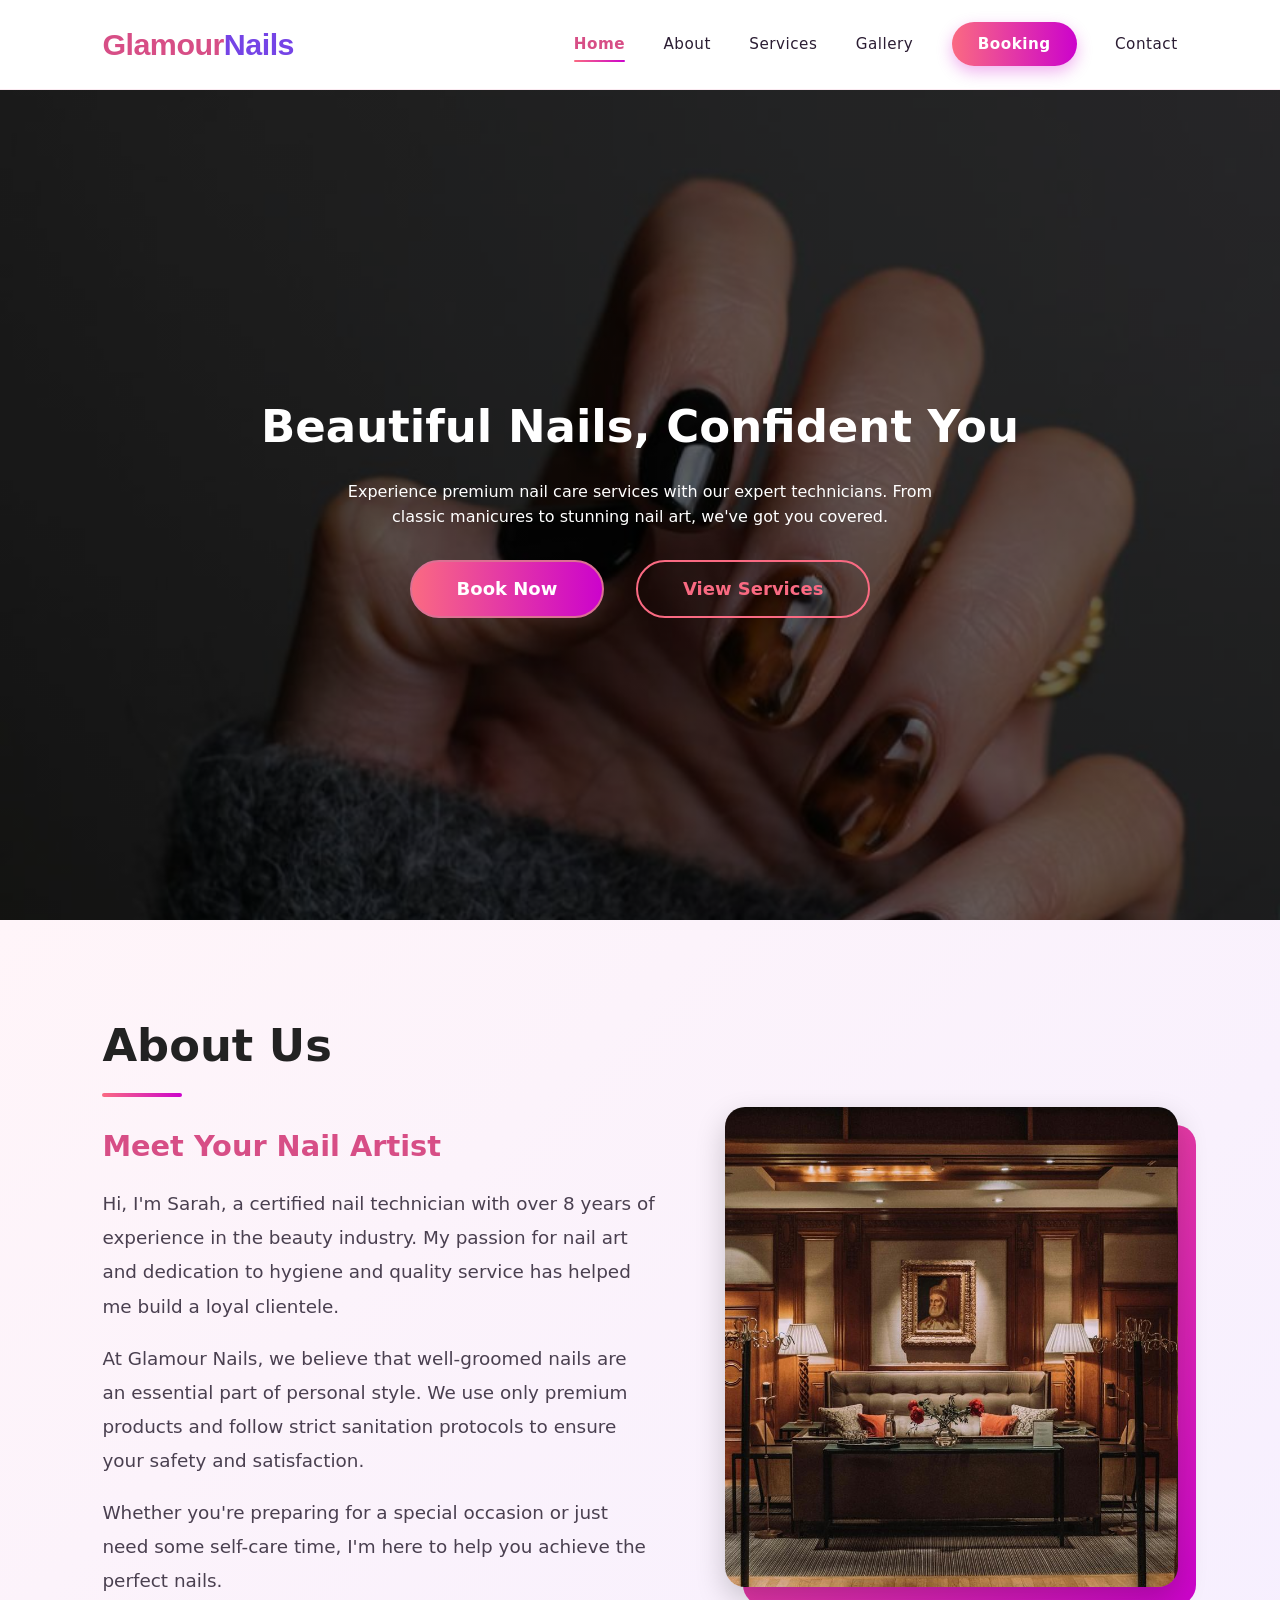
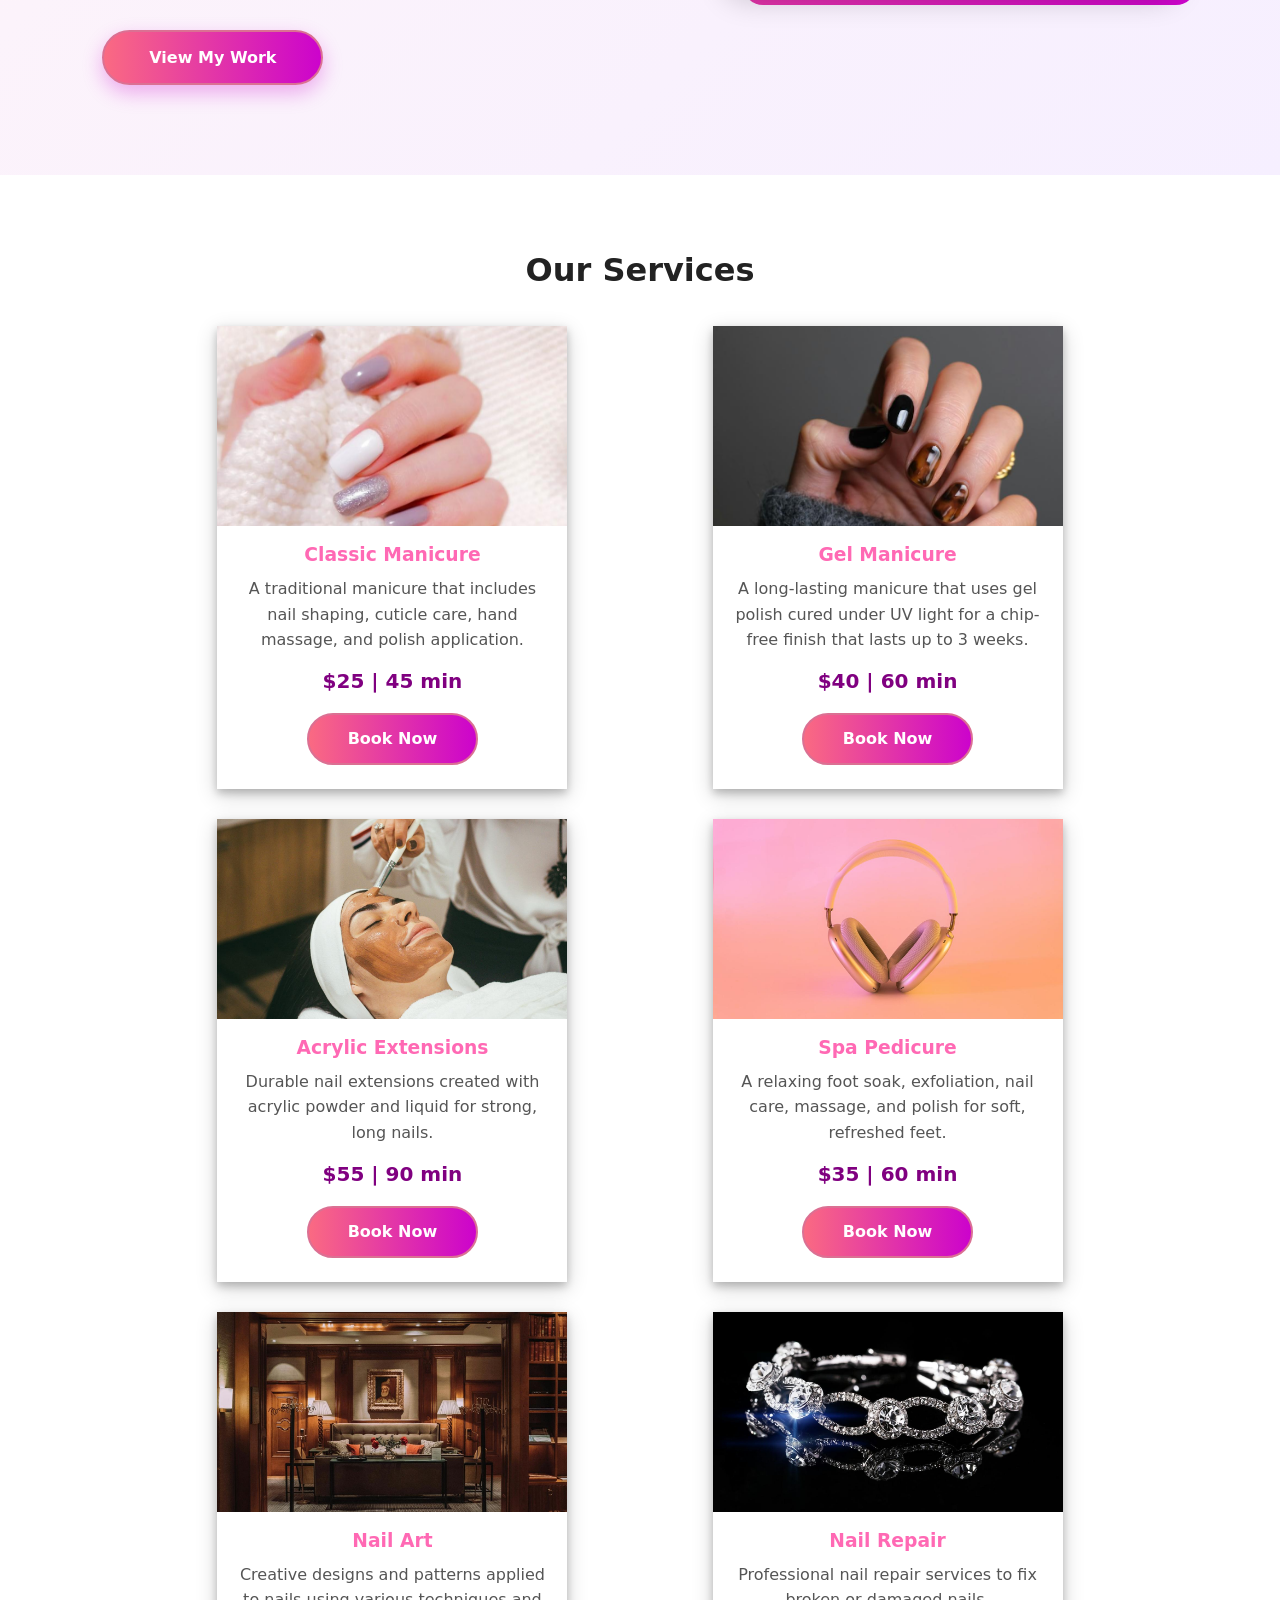
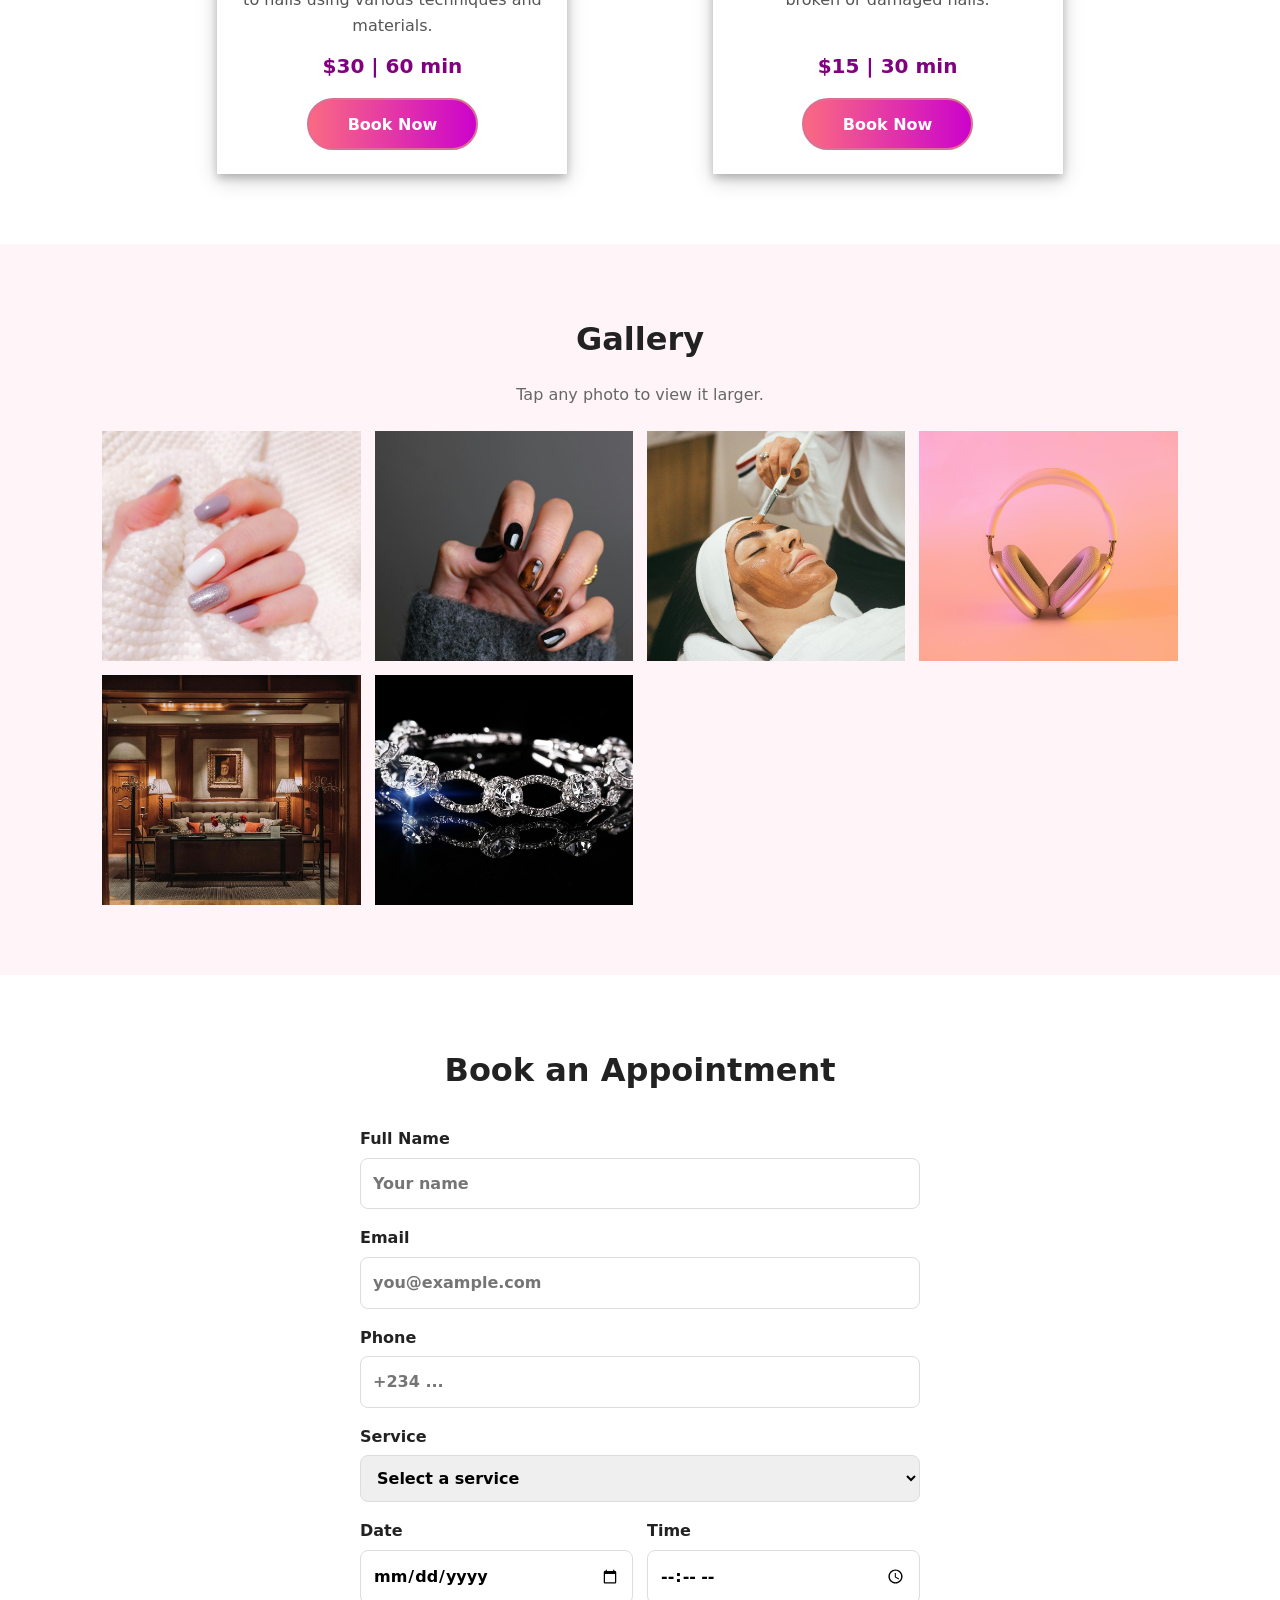
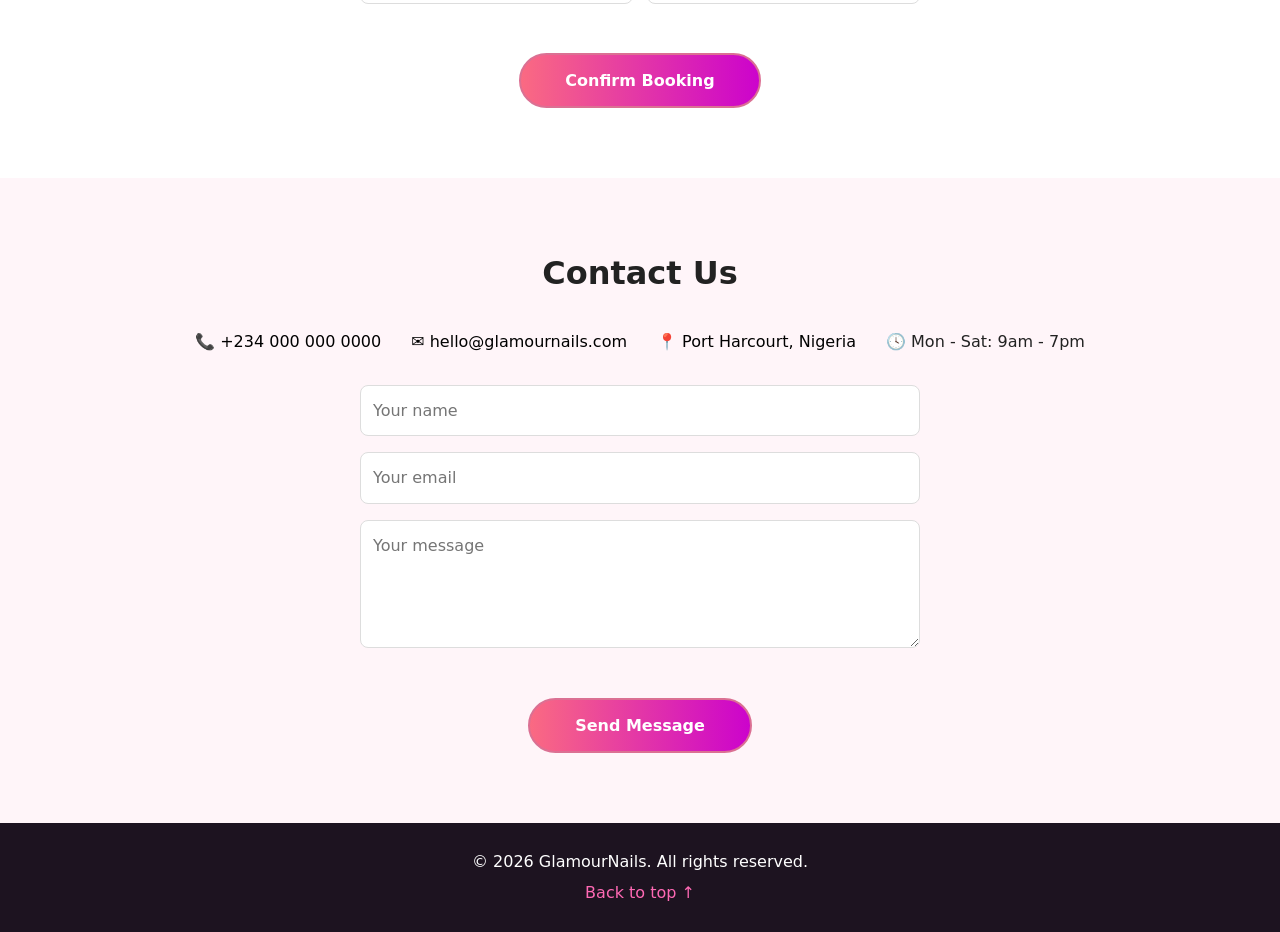
<file: index.html>
<!DOCTYPE html>
<html lang="en">
<head>
    <meta charset="UTF-8">
    <meta name="viewport" content="width=device-width, initial-scale=1.0">
    <title>GlamourNails</title>
    <link rel="stylesheet" href="style.css">
    
</head>
<body>
    <header class="navbar">
        <a href="#home" class="logo">Glamour<span>Nails</span></a>
        <button class="menu-toggle" id="menuToggle" aria-label="Toggle menu">&#9776;</button>
        <nav class="nav" id="nav">
            <a href="#home">Home</a>
            <a href="#about">About</a>
            <a href="#services">Services</a>
            <a href="#gallery">Gallery</a>
            <a href="#booking" class="nav-cta">Booking</a>
            <a href="#contact">Contact</a>
        </nav>
    </header>

    <section id="home" class="bdy">
        <div class="background">
        <h1>Beautiful Nails, Confident You</h1>
        <p class="paragraph">Experience premium nail care services with our expert technicians.
            From classic manicures to stunning nail art, we've got you covered.</p>
        <div class="btn">
            <a href="#booking" class="hero-buttons">Book Now</a>
            <a href="#services" class="buttons">View Services</a>
        </div>
        </div>
    </section>

<section id="about" class="about">
    <div class="about-text">
        <h2>About Us</h2>
        <h3>Meet Your Nail Artist</h3>
        <p>Hi, I'm Sarah, a certified nail technician with over 8 years of experience in the beauty industry. My passion for nail art and dedication to hygiene and quality service has helped me build a loyal clientele.</p>
        <p>At Glamour Nails, we believe that well-groomed nails are an essential part of personal style. We use only premium products and follow strict sanitation protocols to ensure your safety and satisfaction.</p>
        <p>Whether you're preparing for a special occasion or just need some self-care time, I'm here to help you achieve the perfect nails.</p>
        <a href="#gallery" class="hero-buttons">View My Work</a>
    </div>

    <div class="about-img">
        <img src="Image/no 5.jpeg" alt="Nail art by Sarah">
    </div>
</section>
    <section id="services" class="services">
        <h2>Our Services</h2>
        <div class="grid">
            <div class="stats">
                <img src="Image/no 1.jpeg" alt="Classic Manicure">
                <h3>Classic Manicure</h3>
                <p>A traditional manicure that includes nail shaping, cuticle care, hand massage, and polish application.</p>
                <div class="amt">$25 | 45 min</div>
                <a href="#booking" class="hero-button" data-service="Classic Manicure">Book Now</a>
            </div>
            <div class="stats">
                <img src="Image/no 2.jpeg" alt="Gel Manicure">
                <h3>Gel Manicure</h3>
                <p>A long-lasting manicure that uses gel polish cured under UV light for a chip-free finish that lasts up to 3 weeks.</p>
                <div class="amt">$40 | 60 min</div>
                <a href="#booking" class="hero-button" data-service="Gel Manicure">Book Now</a>
            </div>
            <div class="stats">
                <img src="Image/no 3.jpeg" alt="Acrylic Extensions">
                <h3>Acrylic Extensions</h3>
                <p>Durable nail extensions created with acrylic powder and liquid for strong, long nails.</p>
                <div class="amt">$55 | 90 min</div>
                <a href="#booking" class="hero-button" data-service="Acrylic Extensions">Book Now</a>
            </div>
            <div class="stats">
                <img src="Image/no 4.jpeg" alt="Spa Pedicure">
                <h3>Spa Pedicure</h3>
                <p>A relaxing foot soak, exfoliation, nail care, massage, and polish for soft, refreshed feet.</p>
                <div class="amt">$35 | 60 min</div>
                <a href="#booking" class="hero-button" data-service="Spa Pedicure">Book Now</a>
            </div>
            <div class="stats">
                <img src="Image/no 5.jpeg" alt="Nail Art">
                <h3>Nail Art</h3>
                <p>Creative designs and patterns applied to nails using various techniques and materials.</p>
                <div class="amt">$30 | 60 min</div>
                <a href="#booking" class="hero-button" data-service="Nail Art">Book Now</a>
            </div>
            <div class="stats">
                <img src="Image/no 6.jpeg" alt="Nail Repair">
                <h3>Nail Repair</h3>
                <p>Professional nail repair services to fix broken or damaged nails.</p>
                <div class="amt">$15 | 30 min</div>
                <a href="#booking" class="hero-button" data-service="Nail Repair">Book Now</a>
            </div>
        </div>
    </section>

    <section id="gallery" class="gallery">
        <h2>Gallery</h2>
        <p class="sub">Tap any photo to view it larger.</p>
        <div class="gallery-grid">
            <img src="Image/no 1.jpeg" alt="Gallery 1">
            <img src="Image/no 2.jpeg" alt="Gallery 2">
            <img src="Image/no 3.jpeg" alt="Gallery 3">
            <img src="Image/no 4.jpeg" alt="Gallery 4">
            <img src="Image/no 5.jpeg" alt="Gallery 5">
            <img src="Image/no 6.jpeg" alt="Gallery 6">
        </div>
    </section>

    <section id="booking" class="booking">
        <h2>Book an Appointment</h2>
        <form id="bookingForm" novalidate>
            <label>Full Name
                <input type="text" id="name" required placeholder="Your name">
            </label>
            <label>Email
                <input type="email" id="email" required placeholder="you@example.com">
            </label>
            <label>Phone
                <input type="tel" id="phone" required placeholder="+234 ...">
            </label>
            <label>Service
                <select id="service" required>
                    <option value="">Select a service</option>
                    <option>Classic Manicure</option>
                    <option>Gel Manicure</option>
                    <option>Acrylic Extensions</option>
                    <option>Spa Pedicure</option>
                    <option>Nail Art</option>
                    <option>Nail Repair</option>
                </select>
            </label>
            <div class="row">
                <label>Date <input type="date" id="date" required></label>
                <label>Time <input type="time" id="time" required></label>
            </div>
            <p class="error" id="formError"></p>
            <button type="submit" class="hero-buttons">Confirm Booking</button>
        </form>
        <div class="success" id="success" hidden>
            <h3>Booking Received!</h3>
            <p id="successMsg"></p>
            <button class="buttons dark" id="newBooking">Make Another Booking</button>
        </div>
    </section>

    <section id="contact" class="contact">
        <h2>Contact Us</h2>
        <div class="contact-info">
            <a href="tel:+2340000000000">&#128222; +234 000 000 0000</a>
            <a href="mailto:hello@glamournails.com">&#9993; hello@glamournails.com</a>
            <a href="https://maps.google.com/?q=Port+Harcourt" target="_blank" rel="noopener">&#128205; Port Harcourt, Nigeria</a>
            <span>&#128339; Mon - Sat: 9am - 7pm</span>
        </div>
        <form id="contactForm" novalidate>
            <input type="text" id="cname" placeholder="Your name" required>
            <input type="email" id="cemail" placeholder="Your email" required>
            <textarea id="cmsg" rows="4" placeholder="Your message" required></textarea>
            <p class="error" id="contactError"></p>
            <button type="submit" class="hero-buttons">Send Message</button>
        </form>
    </section>

    <footer>
        <p>&copy; 2026 GlamourNails. All rights reserved.</p>
        <a href="#home">Back to top &uarr;</a>
    </footer>

    <div class="lightbox" id="lightbox" hidden>
        <span class="close" id="lbClose">&times;</span>
        <img id="lbImg" alt="">
    </div>

    <script src="class.js"></script>
</body>
</html>
</file>
<file: style.css>
:root{--pink:#d74e86;--purple:#7544e6;--grad:linear-gradient(to right,rgb(250,106,130),rgb(204,3,204));--soft:#fff5f9}
*{box-sizing:border-box;margin:0;padding:0}
html{scroll-behavior:smooth;scroll-padding-top:80px}
body{font-family:'Segoe UI',Roboto,system-ui,-apple-system,sans-serif;color:#222;line-height:1.6}
a{color:black;text-decoration:none}
a:hover{text-decoration:underline}
section{padding:70px 8%}
h1{font-size:45px}
h2{text-align:center;font-size:2rem;margin-bottom:30px}
h3{color:hotpink}


.navbar {
  position: sticky;
  top: 0;
  z-index: 50;
  display: flex;
  justify-content: space-between;
  align-items: center;
  padding: 20px 8%;
  background: rgba(255, 255, 255, 0.85);
  backdrop-filter: blur(12px);
  -webkit-backdrop-filter: blur(12px);
  border-bottom: 1px solid rgba(215, 78, 134, 0.12);
  transition: padding 0.3s, box-shadow 0.3s;
}


.navbar.scrolled {
  padding: 12px 8%;
  box-shadow: 0 6px 24px rgba(117, 68, 230, 0.15);
}

.logo {
  font-size: 1.9rem;
  font-weight: 800;
  letter-spacing: -0.5px;
  color: #d74e86;
  font-family: "Arial Rounded MT Bold", "Helvetica Rounded", "Segoe UI", sans-serif;
}
.logo:hover { text-decoration: none; }
.logo span { color: #7544e6; }

.nav {
  display: flex;
  align-items: center;
  gap: 2.4rem;
}

.nav a {
  position: relative;
  font-size: 0.95rem;
  font-weight: 500;
  letter-spacing: 0.5px;
  color: #2b1d33;
  padding: 6px 0;
  transition: color 0.25s;
}
.nav a:hover { text-decoration: none; color: #d74e86; }


.nav a:not(.nav-cta)::after {
  content: "";
  position: absolute;
  left: 0;
  bottom: 0;
  width: 0;
  height: 2px;
  border-radius: 2px;
  background: linear-gradient(to right, rgb(250, 106, 130), rgb(204, 3, 204));
  transition: width 0.3s ease;
}
.nav a:not(.nav-cta):hover::after,
.nav a.active:not(.nav-cta)::after { width: 100%; }
.nav a.active { color: #d74e86; font-weight: 600; }


.nav .nav-cta {
  color: white;
  padding: 10px 26px;
  border-radius: 40px;
  font-weight: 600;
  background-image: linear-gradient(to right, rgb(250, 106, 130), rgb(204, 3, 204));
  box-shadow: 0 6px 16px rgba(204, 3, 204, 0.3);
  transition: transform 0.2s, box-shadow 0.2s;
}
.nav .nav-cta:hover,
.nav .nav-cta.active {
  color: white;
  transform: translateY(-2px);
  box-shadow: 0 10px 22px rgba(204, 3, 204, 0.4);
}

.menu-toggle {
  display: none;
  background: none;
  border: 0;
  font-size: 2rem;
  line-height: 1;
  color: #7544e6;
  cursor: pointer;
}

.bdy{padding:0;min-height:calc(100vh - 70px);display:flex;align-items:center;justify-content:center;
  background-image:linear-gradient(rgba(0,0,0,.6),rgba(0,0,0,.6)),url("Image/no 2.jpeg");
  background-position:center;background-repeat:no-repeat;background-size:cover}
.background{text-align:center;color:white;font-size:large;padding:40px 8%}
.paragraph{font-size:medium;max-width:620px;margin:16px auto 0}
.btn{display:flex;justify-content:center;flex-wrap:wrap;gap:2rem;font-weight:600;margin-top:30px}


.hero-buttons,.hero-button{display:inline-block;border:2px solid palevioletred;border-radius:40px;color:white;padding:.8rem 2.8rem;background-image:var(--grad);cursor:pointer;font:inherit;font-weight:600;transition:transform .2s}
.hero-buttons:hover,.hero-button:hover,.buttons:hover{transform:scale(1.08);text-decoration:none}
.buttons{display:inline-block;border:2px solid rgb(250,106,130);color:rgb(250,106,130);border-radius:40px;padding:.8rem 2.8rem;background:transparent;cursor:pointer;font:inherit;font-weight:600;transition:transform .2s}
.buttons.dark{color:var(--pink)}

.about {
  display: grid;
  grid-template-columns: 1.1fr 0.9fr;   /* text | picture */
  align-items: center;
  gap: 70px;
  padding: 90px 8%;
  text-align: left;
  background: linear-gradient(135deg, #fff5f9 0%, #f6efff 100%);
}

.about h2 {
  text-align: left;
  font-size: 2.8rem;
  font-weight: 800;
  margin-bottom: 26px;
}

.about h2::after {
  content: "";
  display: block;
  width: 80px;
  height: 4px;
  margin-top: 12px;
  border-radius: 4px;
  background: linear-gradient(to right, rgb(250, 106, 130), rgb(204, 3, 204));
}

.about h3 {
  font-size: 1.8rem;
  color: #d74e86;
  margin-bottom: 18px;
}

.about p {
  font-size: 1.15rem;
  line-height: 1.85;
  color: #4a4050;
  margin-bottom: 18px;
  max-width: none;
}

.about .hero-buttons {
  margin-top: 14px;
  box-shadow: 0 8px 20px rgba(204, 3, 204, 0.3);
}

.about-img {
  position: relative;
}

.about-img::before {
  content: "";
  position: absolute;
  top: 18px;
  left: 18px;
  right: -18px;
  bottom: -18px;
  border-radius: 20px;
  background: linear-gradient(135deg, rgb(250, 106, 130), rgb(204, 3, 204));
  z-index: 0;
}

.about-img img {
  position: relative;
  z-index: 1;
  display: block;
  width: 100%;
  height: 480px;
  object-fit: cover;
  border-radius: 20px;
  box-shadow: 0 12px 30px rgba(0, 0, 0, 0.2);
}

@media (max-width: 900px) {
  .about {
    grid-template-columns: 1fr;
    gap: 50px;
    padding: 60px 8%;
  }
  .about h2 { font-size: 2.2rem; }
  .about p { font-size: 1.05rem; }
  .about-img img { height: 340px; }
}

.services{text-align:center}
.grid{display:grid;grid-template-columns:repeat(auto-fit,minmax(300px,350px));justify-content:space-evenly;gap:30px}
.stats{box-shadow:0 4px 8px 0 rgba(0,0,0,.2),0 6px 20px 0 rgba(0,0,0,.19);text-align:center;display:flex;flex-direction:column;align-items:center;padding-bottom:24px;background:white}
.stats img{width:100%;height:200px;object-fit:cover}
.stats h3{margin:14px 0 6px}
.stats p{padding:0 18px;flex:1;color:#555}
.amt{color:purple;font-weight:bold;font-size:20px;margin:12px 0 16px}
.stats .hero-button{padding:.7rem 2.4rem}

.gallery{background:var(--soft);text-align:center}
.sub{margin:-14px 0 24px;color:#666}
.gallery-grid{display:grid;grid-template-columns:repeat(auto-fill,minmax(250px,1fr));gap:14px}
.gallery-grid img{width:100%;height:230px;object-fit:cover;cursor:zoom-in;transition:transform .2s}
.gallery-grid img:hover{transform:scale(1.04)}

form{max-width:560px;margin:0 auto;display:flex;flex-direction:column;gap:16px;text-align:left}
label{display:flex;flex-direction:column;gap:6px;font-weight:600;flex:1}
input,select,textarea{padding:12px;border:1.5px solid #ddd;border-radius:8px;font:inherit}
input:focus,select:focus,textarea:focus{outline:none;border-color:var(--pink)}
.row{display:flex;gap:14px}
form .hero-buttons{align-self:center}
.error{color:#c0392b;font-size:.9rem;min-height:1.2em;text-align:center}
.booking{text-align:center}
.success{max-width:560px;margin:0 auto;padding:30px;background:var(--soft);box-shadow:0 4px 8px rgba(0,0,0,.15)}
.success .buttons{margin-top:18px}
.success[hidden],.lightbox[hidden]{display:none}

/* Contact + footer */
.contact{background:var(--soft);text-align:center}
.contact-info{display:flex;flex-wrap:wrap;justify-content:center;gap:12px 30px;margin-bottom:30px}
footer{background:#1d1320;color:white;text-align:center;padding:26px;display:flex;flex-direction:column;gap:6px}
footer a{color:hotpink}

/* Lightbox */
.lightbox{position:fixed;inset:0;background:rgba(0,0,0,.88);z-index:100;display:flex;align-items:center;justify-content:center}
.lightbox img{max-width:90%;max-height:88vh}
.close{position:absolute;top:18px;right:30px;color:white;font-size:2.6rem;cursor:pointer}

@media(max-width:800px){
  .menu-toggle { display: block; }
  .navbar, .navbar.scrolled { padding: 14px 6%; }
  .logo { font-size: 1.6rem; }
  .nav {
    position: absolute;
    top: 100%;
    left: 0;
    right: 0;
    flex-direction: column;
    align-items: stretch;
    gap: 0;
    background: white;
    max-height: 0;
    overflow: hidden;
    transition: max-height 0.35s ease;
  }
  .nav.open { max-height: 480px; box-shadow: 0 12px 20px rgba(0, 0, 0, 0.1); }
  .nav a { padding: 16px 6%; border-top: 1px solid #f4e8ef; }
  .nav a:not(.nav-cta)::after { display: none; }
  .nav .nav-cta {
    margin: 16px 6%;
    text-align: center;
    padding: 14px;
  }
}
</file>
